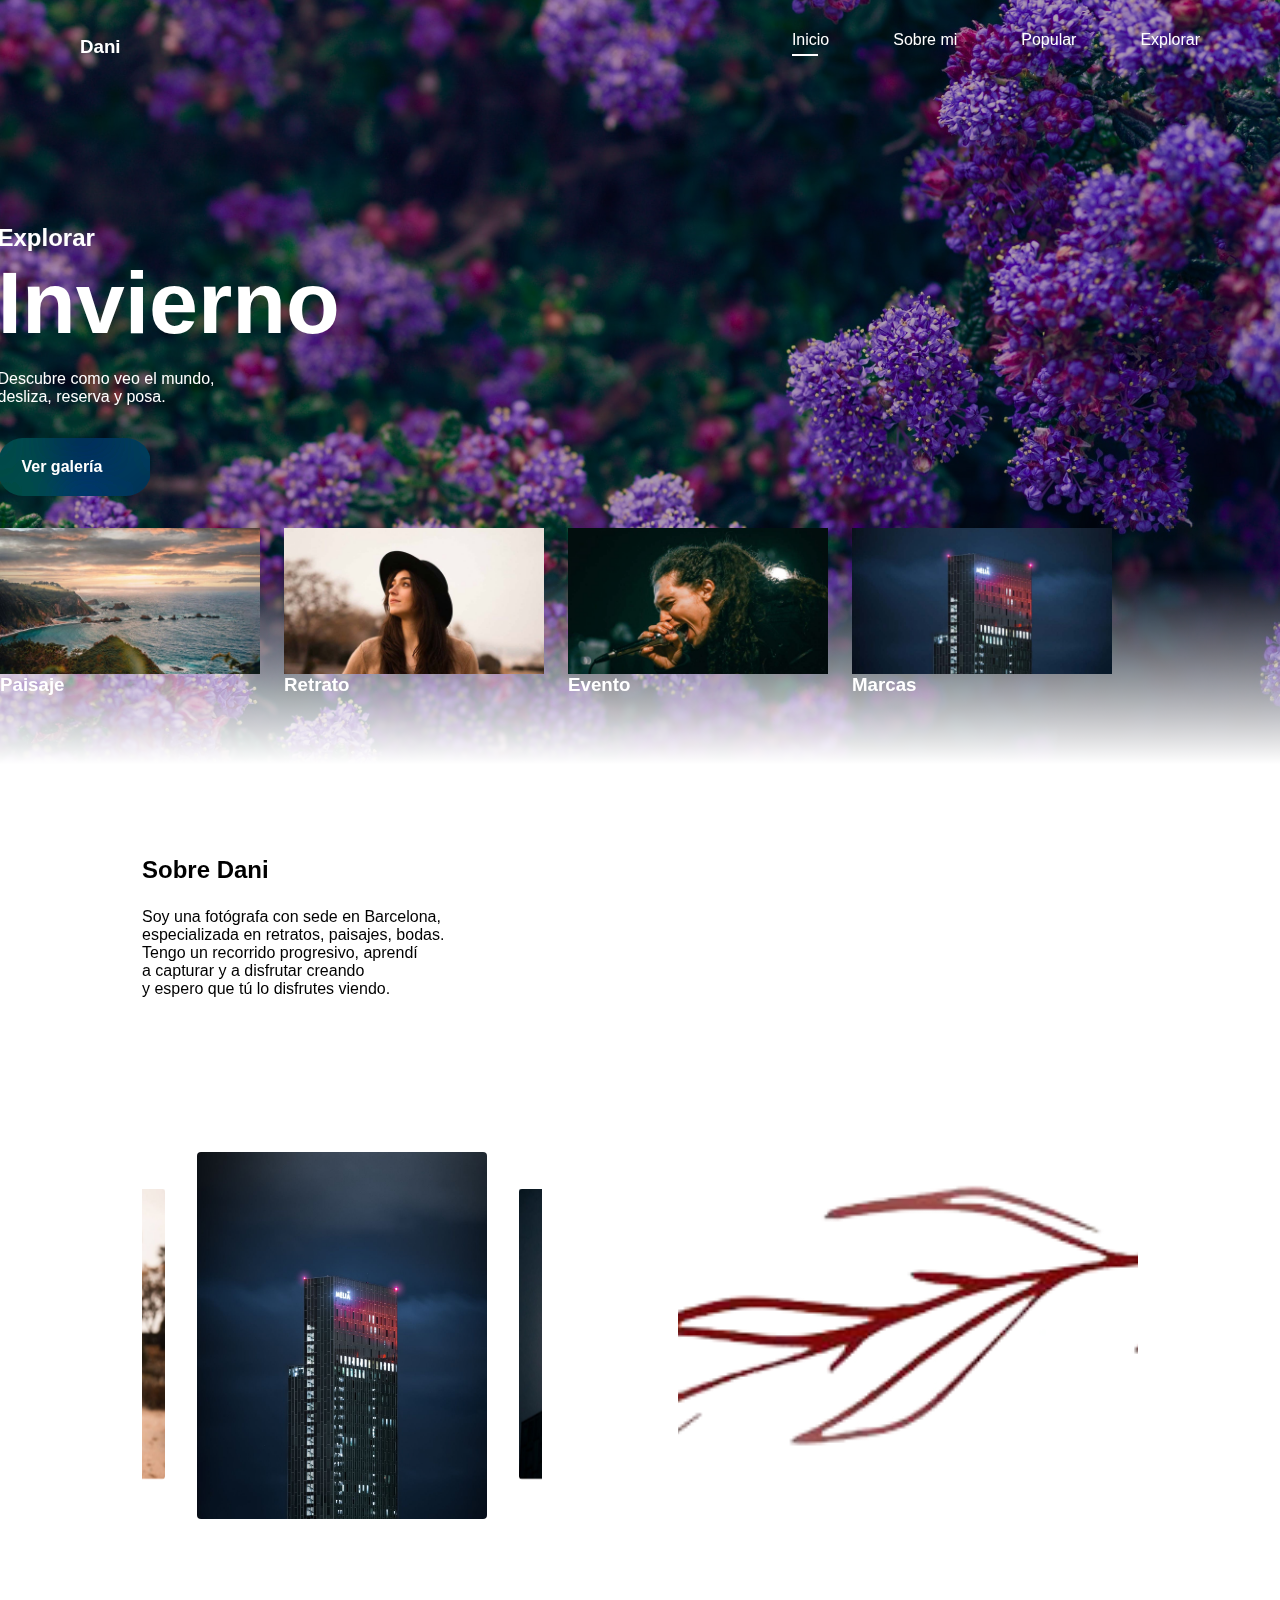
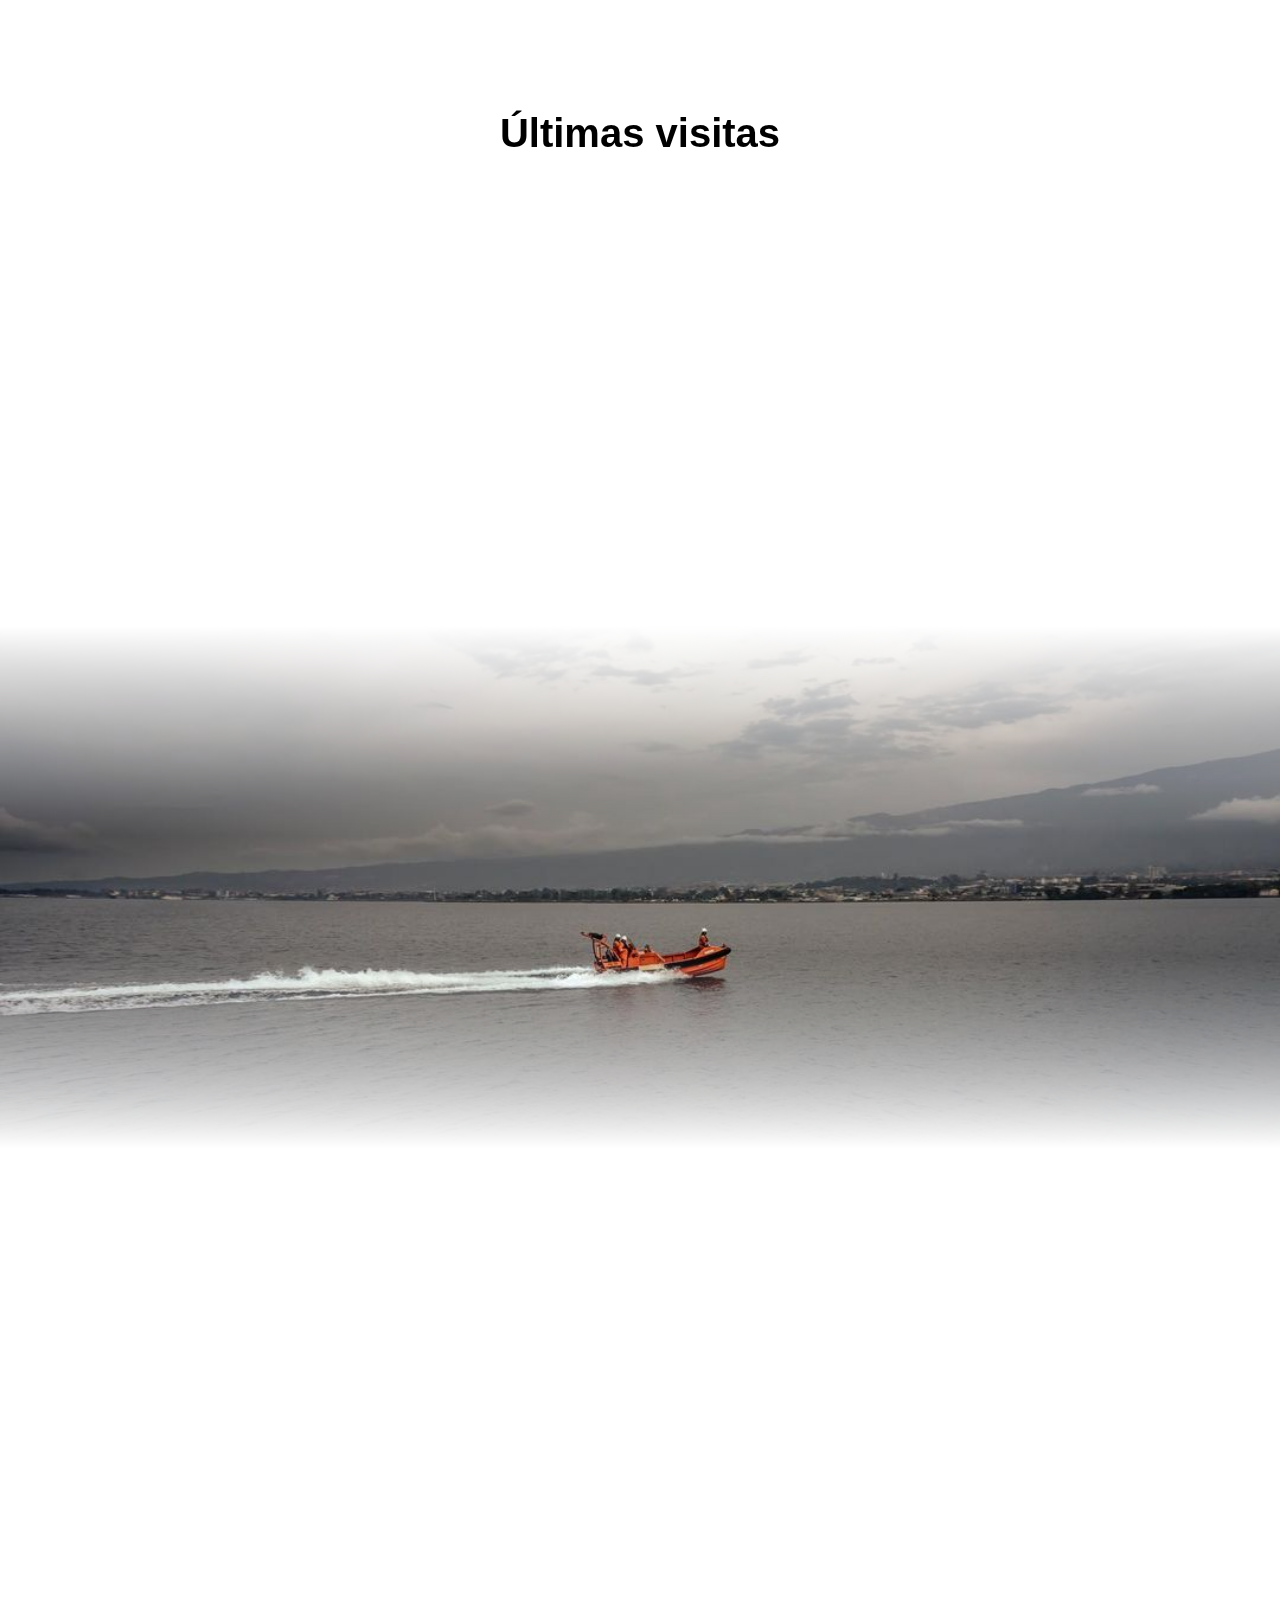
<file: index-dani1.html>
<!DOCTYPE html>
   <html lang="en">
   <head>
      <meta charset="UTF-8">
      <!-- <meta name="viewport" content="width=device-width, initial-scale=1.0"> -->
      <meta name="viewport" content="width=device-width, initial-scale=1, viewport-fit=cover, user-scalable=0">
      <meta name="apple-mobile-web-app-title" content="Dani">
      <meta name="apple-mobile-web-app-capable" content="yes">
      <meta name="apple-mobile-web-app-status-bar-style" content="black-translucent">
      <meta name="msapplication-TileColor" content="#2da3ba">
      <meta name="referrer" content="always" />
      <meta name="theme-color" content="#000000" />
      <meta http-equiv="X-UA-Compatible" content="IE=edge,chrome=1">
      <meta name="applicable-device" content="pc,mobile">

      <!--=============== FAVICON ===============-->
      <link rel="shortcut icon" href="assets/icons/icon.png" type="image/x-icon">
      <!-- <link rel="mask-icon" href="favicon/safari-pinned-tab.svg" color="#5bbad5"> -->
      <link rel="apple-touch-icon" sizes="180x180" href="assets/icons/icon_192.png">
      <link rel="icon" type="image/png" sizes="32x32" href="assets/icons/icon.png">
      <link rel="icon" type="image/png" sizes="16x16" href="assets/icons/icon.png">
      <link rel="manifest" href="assets/manifest.json">
      <!-- <link rel="shortcut icon" type="image/x-icon" href="assets/icons/icon_192.ico"> -->

      <!--=============== REMIXICONS ===============-->
      <link href="https://cdn.jsdelivr.net/npm/remixicon@3.2.0/fonts/remixicon.css" rel="stylesheet">

      <!--=============== SWIPER CSS ===============-->
      <link rel="stylesheet" href="assets/css/swiper-bundle.min.css">

      <!--=============== CSS ===============-->
      <link rel="stylesheet" href="assets/css/styles.css">

      <!-- Google tag (gtag.js) -->
      <!-- <script async src="https://www.googletagmanager.com/gtag/js?id=G-0J4ET0X52D"></script>
      <script>
        window.dataLayer = window.dataLayer || [];
        function gtag(){dataLayer.push(arguments);}
        gtag('js', new Date());
      
        gtag('config', 'G-0J4ET0X52D');
      </script> -->

      <title>Dani</title>
   </head>
   <body>
      <!--==================== HEADER ====================-->
      <header class="header" id="header">
         <nav class="nav container">
            <a href="#" class="nav__logo">
               <h3>Dani</h3>
               <!-- <svg xmlns="http://www.w3.org/2000/svg" fill="#FFFFFF" width="180.018" height="28.172" viewBox="0 0 1885 295">
                  <path id="sebascarrion_1" data-name="sebascarrion 1" class="cls-1" d="M32.5,279.452c8.777,0.779,17.686,3.828,24.8,6.2,5.707,1.9,9.9,1.187,15.5,3.1,17.474,5.962,36.914,12.355,51.672,21.7,3.33,2.109,6.227,6,9.3,8.267,6.746,4.979,21.407,18.647,17.569,33.069-6.08,22.84-27.537,35.621-49.606,42.369-12.922,3.951-34.674,2.861-38.237-8.267-5.868-6.884,1.128-18.172,4.134-22.735,10.961-16.639,36.4-27.814,63.04-21.7,1.5,2.634,2.55,3.236,3.1,7.234-1.2,1.036-1.846,3.286-3.1,4.133-1.947,1.315-16.733,5.533-20.669,4.134-1.325-.472-3.662-4.4-5.167-4.134-14.011,2.465-27.4,12.5-28.937,27.9,1.623,1.183.791,1.165,3.1,2.066,6.3,4.714,19.732-1.378,23.769-3.1,20.332-8.674,35.83-14.419,32.036-41.335-2.5-1.778-2.318-3.709-4.133-6.2l-15.5-12.4c-24.279-15.2-62.961-23.95-94.043-32.035C19.24,283.842,17.4,282.1,17,276.351c1.742-1.97,1.548-4.926,3.1-7.233,1.628-2.42,9.968-10.608,12.4-12.4,31.176-22.979,70.467-38.992,110.578-52.7,14.645-5.006,30.28-6.335,45.472-10.334,22.33-5.878,75.431-2.731,78.541,15.5,5.368,7.56-6.165,22.416-9.3,25.835-13.831,15.078-29.893,28-46.5,40.3-6.987,5.175-13.944,18.321-23.769,19.634a17.152,17.152,0,0,0-4.134-2.066,9.711,9.711,0,0,0-2.067-3.1c0.646-1.93.077-.936,1.034-2.066,2.012-7.469,8.944-11.4,14.468-15.5l5.167-6.2a331.9,331.9,0,0,0,38.238-33.069c5.79-5.794,12.933-10.66,13.434-21.7-12.218-7.789-39.5-9.775-57.872-5.167h-7.234c-46.581,12.385-84.827,22.105-120.913,44.436C57.55,256.76,34.227,266.4,32.5,279.452Zm572.527,58.9c18.48-.218,41.627-14.392,55.806-20.668,5-2.216,9.888-4.844,14.468-6.2,3.5-1.038,6.061.781,7.234,0,1.231-1.419.925-3.451,2.067-5.167,3.117-4.683,9.272-6.617,13.435-10.334l6.2,2.067a9.72,9.72,0,0,0,2.066,3.1c-0.645,1.93-.076.937-1.033,2.066-1.442,3.612-10.551,7.2-8.268,10.334a23.169,23.169,0,0,0,18.6,9.3c3.77-2.538,29.643-3.27,36.171-5.167,9.145-2.658,20.257-8.3,29.97-4.134,2.994-1.821,5.778-5.643,9.3-7.233,12.324-5.565,55.961-12.624,71.307-4.134,2.925,1.618,4.8,6,7.234,8.267v5.167l-6.2,7.234c-3.119,2.071-6.479,1.695-10.335,3.1-6.736,2.454-16.188,6.381-17.568-4.134a66.5,66.5,0,0,1,18.6-7.233q0.516-1.551,1.033-3.1c-19.764-2.552-62.009-2.882-67.174,13.434-2.482,2.77-1.8,5.619-1.033,9.3,11.924,5.744,32.793,3.8,46.505,0,15.9-4.409,30.457-4.266,45.471-9.3,13.643-4.575,31.81-12.811,47.539-13.434a13.5,13.5,0,0,0,5.167,4.133c8.189-8.352,34.04-13.112,47.538-16.534,8.272-2.1,23.085-1.719,25.835,4.133,0.94,1.229.84,1.707,1.03,4.134-8.32,4.4-17.865-.026-28.931,3.1-21.126,5.967-38.776,12.058-52.706,24.8v2.066h5.167c4.783-3.272,23.138-4.905,29.97-7.233,8.4-2.864,17.948-7.034,25.836-10.334,4.211-1.762,7.279-1.313,11.368-3.1,7.416-3.241,14.736-8.921,23.766-10.334,3.42,2.928,5,1.583,5.17,8.267-5.15,5.421-6.42,16.283-9.3,23.768h6.2c5.22-3.849,13.29-3.537,19.64-6.2,15.1-6.336,30.79-13.605,45.47-20.667-0.27-7.551.76-10.7,5.16-13.434,3.51-3.12,11.72-2.082,16.54-1.034,2.08,3.359,3.11,4.155,3.1,10.334h-1.03v1.033h19.63c2.29,1.874,6.84,2.531,8.27,5.167,4.82,8.919-11.16,18.485-14.47,24.8h8.27q13.425-3.1,26.87-6.2c11.35-3.867,24.68-7.57,36.17-12.4,6.12-2.576,12.62-6.45,19.63-8.267-0.44-14.58,9.29-17.5,22.74-14.468,2.4,4.03,3.2,5.761,2.07,11.367h18.6c5.06,4.1,9.28,2.781,9.3,12.4-1.38,1.313-.89,2.466-2.07,4.134-3.78,5.359-10.4,5.759-12.4,13.434h8.27c5.13-3.575,22.75-4.756,29.97-7.234,9.41-3.231,20.03-7.592,28.94-11.367q3.09-.518,6.2-1.034c4.63-1.947,10.55-5.784,15.5-7.233,5.47-1.605,8.95,2.293,10.33,2.066,6.62-4.249,9.42-11.611,19.64-12.4,2.7,2.915,3.95,2.295,4.13,8.267-9.58,5.666-21.73,14.736-21.7,29.968,5.5,3.54,5.53,4.3,15.5,4.134,2.52-1.775,5.84-.9,9.3-2.067,8.24-2.776,17.5-5.641,25.84-9.3,1.8-.79,4.4-3.34,6.2-4.133,13.41-5.915,25.61-10.695,38.24-17.568,6.24-3.4,10.59-8.476,19.63-9.3,2.7,2.915,3.95,2.295,4.13,8.267-4.86,3.654-6.9,10.342-10.33,15.5-4.8,7.213-11.06,14.112-15.5,21.7h1.03c6.9-6.67,22.35-10.3,32.04-14.468,16.46-7.077,45.1-21.963,64.07-18.6,2.16-.793,4.31-4.169,6.2-5.167,5.24-2.759,12.73-3.687,18.6-5.167l20.67,1.034c4.31-1.176,11.87-5.439,19.64-3.1,11.48,3.456,23.55,15.35,17.57,29.968h2.06c5.92-4.2,16.33-2.7,23.77-5.167,8-2.652,17-4.238,25.84-7.234,8.28-2.808,14.72-6.919,25.84-7.233a42.823,42.823,0,0,0,4.13,5.167V315.62c4.26-2.645,6.48-7.469,10.33-10.334,4.15-3.082,8.97-5.547,12.41-9.3a34.8,34.8,0,0,1,8.26,1.033c0.35,2.067.69,4.134,1.04,6.2-7.58,4.71-30.82,26.31-33.07,35.136h2.06c5.47-4.13,16.93-5.35,23.77-8.267,16.49-7.03,33.78-14.714,52.71-19.635,12.06-3.136,28.05,1.171,31,10.334,3.01,4.066.9,13.71,4.13,17.568,1.69,1.277,5.12,1.112,8.27,1.033,2.51-1.785,5.85-.9,9.3-2.067,5.16-1.737,11.01-3.774,16.54-6.2,12.15-5.331,27.47-19.021,42.37-19.634,1.73,2.808,2.71,2.565,3.1,7.233-0.96,1.128-.37.161-1.03,2.067-8.17,2.335-15.51,8.6-22.74,12.4-11.23,5.905-22.38,8.677-35.14,13.434-9.05,3.375-22.62,6.011-31,0-5.9-4.233-4.18-17.805-7.23-24.8-40.64-4.989-70.35,33.385-107.48,25.835-7.75-13.087,2.83-16.137,6.2-25.835h-1.03c-6.55,5.348-18.09,5.305-26.87,8.268-25.49,8.593-57.88,11.469-85.78,18.6h-12.4c-16.41.009-33.29-1.249-37.21-13.434-3.79-4.823.83-11.1-4.13-12.4-6.99,5.735-23.87,7.52-33.07,11.367-16.43,6.869-33.4,14.786-48.57,22.735-6.66,3.487-13.56,5.1-19.64,9.3-2.67,1.849-3.3,5.484-5.16,8.267-1.2,1.779-3.98,3.462-5.17,5.167-3.62,5.18-5.69,10.346-9.3,15.5-5.89,8.413-13.77,16.44-19.64,24.8-10.67,15.2-20.56,31.028-33.07,44.436-5.07,5.433-24.66,31.385-34.1,17.568-2.79-3.4-1.64-10.244,0-15.5,3.71-11.879,8.25-24.264,14.47-34.1,14.5-22.941,36.81-43.506,58.9-58.9,5.42-3.776,10.85-5.737,16.54-9.3,0.34-.688.69-1.378,1.03-2.066l4.14-1.034,5.16-9.3c6.34-9.061,14.53-17.642,19.64-27.9h-1.03c-5.89,5.754-15.73,7.824-23.77,11.368-17.17,7.559-36.4,19.087-59.94,19.634-4.68.109-10.43-3.17-14.47-4.134-6.58-9.876-10.6-14.991-3.1-27.9h-2.07c-4.56,4.378-12.22,4.575-18.6,7.234-18.13,7.554-38.16,13.256-58.91,18.6-14.21,3.662-25.71-1.1-25.83-13.434,4.71-5.537,7.13-11.55,13.43-15.5V318.72H1243.7c-6.8,4.531-19.61.725-25.84,3.1-26.15,9.974-67.24,32.261-102.31,24.8-2.25-3.584-3.93-4.136-4.13-10.334,2.01-2.3,2.31-5.726,4.13-8.267,2.58-3.611,7.61-4.681,9.3-9.3h-9.3l-26.87,4.134c-21.47,8.988-53.38,30.667-81.64,24.8-1.31-2.159-2.21-2.331-3.1-5.167-3.44-4.582,1.96-14.118,3.1-18.6H1006c-4.36,3.732-10.714,3.789-16.53,6.2a433.326,433.326,0,0,1-49.605,16.534c-13.56,3.738-28.336,2.071-29.97-10.334,1.7-1.994,1.558-4.919,3.1-7.234,1.014-1.522,3.021-2.364,4.134-4.133h-3.1c-6.631,5.511-22.619,6.192-32.037,9.3-13.454,4.44-29.919,7.515-44.438,11.367l-22.736,2.067c-9.408,2.261-24.442,1.361-32.037-2.067-4.078-1.84-6.179-6.453-9.3-9.3-0.419-5.611-.823-8.489,1.034-13.434h-3.1c-6.494,4.916-41.458,10.105-53.739,10.334,4.117,11.29-7.895,18.427-16.535,20.668-7.228,1.874-13.6-1.864-18.6-3.1-2.6-4.025-4.927-4.41-5.167-11.367l5.167-7.234c3.514-2.573,8.376-3.162,11.368-6.2-3.935-1.879-6.265-4.58-9.3-7.234-4.489,5.8-14.521,7.179-21.7,10.334-19.162,8.42-42.448,23.935-68.207,18.6-6.5-10.271-1.705-12.095,0-23.768h-1.034c-6.433,5.37-16.462,5.83-24.8,9.3-18.914,7.871-40.057,15.946-66.141,13.434-2.776-4.3-4.241-5.346-4.134-13.434a64.47,64.47,0,0,0,8.268-10.334h-2.067c-5.949,4.109-17.983.881-23.769,5.167-2.023,2.232-2.87,6.365-5.167,8.267-10.364,8.578-27.093,14.493-41.338,18.6l-13.435,1.033c-3.465.835-12.519,2.361-17.568,1.034l-9.3-3.1c-1.987-4.331-2.4-5.354-2.067-10.334,1.849-1.1,2.577-3.088,4.134-4.134,9.083-6.1,23.05-8.933,34.1-12.4,8.013-2.513,24.362-2.733,29.97-7.233-28.611-.405-48.441,6.924-65.107,18.6-9.048,6.339-14.684,19.2-28.936,19.634-1.973-3.191-3.029-3.535-3.1-9.3,2.768-2.848,2.964-6.761,5.168-10.334,3.892-6.311,9.361-12.5,13.434-18.6,2.537-3.8,3.586-7.629,6.2-11.368,19.476-27.848,41.373-55.751,65.107-79.57,8.358-8.388,15.707-15.935,26.869-21.7,3.223-1.664,10.4-5.365,15.5-2.066,11.744,7.593-6.317,33.291-10.334,39.268-15.015,22.342-33.9,42.55-55.806,57.87-7.918,5.537-34.722,16.813-37.2,24.8h1.033c9.256-9.758,50.4-23.128,71.308-17.567l9.3,3.1c1.3,0.8,2.449,3.583,4.134,4.134,4.13,1.349,30.152-5.25,35.137-6.2,5.222-1,6.244,3.755,10.334,3.1,3.363-.538,9.185-4.864,12.4-6.2,15-6.231,37.891-10.772,55.806-7.234,1.342,2.481,1.914,2.929,2.067,7.234-9.356,4.88-11.615-.821-22.736,2.067-17.477,4.538-54.2,12.522-58.906,27.9h5.167l26.87-6.2c14.99-5.1,30.806-10.122,45.471-16.534,6.253-2.734,11.449-7.468,19.636-8.267,2.879,3.109,4.112,2.766,4.134,9.3C608.984,319.926,605.546,330.823,605.029,338.355ZM483.083,217.448c-5.341,7.362-15.217,13.149-21.7,19.635-12.527,12.529-23.636,26.776-34.1,41.335-4.65,6.469-12.881,12.518-15.5,20.668h1.034c3.83-5.213,17.915-13.228,23.769-17.568,18.6-13.79,39.04-41,48.572-64.07h-2.067ZM291.9,299.086c10.073,0.007,20.046,2.311,27.9,4.133a22.97,22.97,0,0,0,4.134,5.167c-0.091,28.112-56.684,26.026-86.81,25.835v1.034h2.067c6.551,5.232,30.352,4,40.305,3.1,25.258-2.29,46.3-6.155,66.14-14.468,10.5-4.4,19.152-11.931,33.07-12.4a16.486,16.486,0,0,0,3.1,4.133c-0.645,1.93-.076.937-1.033,2.067-2.912,7.445-23.713,12.026-32.037,15.5-19.566,8.168-66.123,23-96.11,15.5h-8.268c-5.4-1.415-11.333-3.9-16.535-5.167-3.35-5.274-6.924-7.676-7.234-16.535,1.735-1.974,1.55-4.926,3.1-7.233,5.731-8.528,18.981-13.346,29.969-16.535,6.779-1.966,15.282-2.093,21.7-3.1C280.549,299.306,288.406,301.553,291.9,299.086Zm18.6,12.4c-27.944-2.205-53.521,1.322-72.341,10.333v1.034h36.17c4.155-2.831,12.054-.654,17.569-2.067,6.584-1.686,13.03-4.52,18.6-6.2v-3.1Zm1289.732,0c-3.57,3.49-8.58,3.817-10.33,9.3-11.03,12.006,26.93,20.163,26.87,0C1611.6,315.945,1610.68,311.553,1600.23,311.487Zm-32.03,3.1c-8.55,6.089-18.9,2.472-15.5,18.6,7.9,3.654,15.35,5.172,27.9,5.167v-1.034c-8.04-5.068-5.13-14.393-3.1-22.734h-9.3ZM455.18,332.154c-7.973,5.728-40.47,6.625-44.438,14.468h2.067c4.312-2.879,13.2-.426,18.6-2.067,9.261-2.816,19.411-7.337,27.9-11.367v-1.034H455.18Zm250.093,3.1c-6.085.3-9.084,3.04-13.435,5.166v2.067h9.3c1.128-.961.161-0.366,2.067-1.033,0.787-2.489.368-1.768,2.067-3.1v-3.1Zm698.607,51.669c-5.68,6.331-13.78,11.421-20.67,16.534-12.53,9.3-37.91,44.109-40.3,63.037h1.03c4.29-6.911,11.8-12.1,16.54-18.6,14.75-20.24,31.22-39.689,44.43-60.97h-1.03Z" transform="translate(-17 -191)"/>
                </svg> -->
            </a>
            
            <div class="nav__menu" id="nav-menu">
               <ul class="nav__list">
                  <li class="nav__item">
                     <a href="#home" class="nav__link active-link">Inicio</a>
                  </li>
   
                  <li class="nav__item">
                     <a href="#about" class="nav__link">Sobre mi</a>
                  </li>
   
                  <li class="nav__item">
                     <a href="#popular" class="nav__link">Popular</a>
                  </li>
   
                  <li class="nav__item">
                     <a href="#explore" class="nav__link">Explorar</a>
                  </li>
               </ul>

               <!-- Close button -->
               <div class="nav__close" id="nav-close">
                  <i class="ri-close-line"></i>
               </div>
            </div>

            <!-- Toggle button -->
            <div class="nav__toggle" id="nav-toggle">
               <i class="ri-menu-fill"></i>
            </div>
         </nav>
      </header>

      <!--==================== MAIN ====================-->
      <main class="main">
         <!--==================== HOME ====================-->
         <section class="home section" id="home">
            <img src="assets/img/demo/IMG_5230.JPG" alt="home image" class="home__bg">  <!-- assets/img/ses/ocean-2.jpg -->
            <div class="home__shadow"></div>

            <div class="home__container container grid">
               <div class="home__data">
                  <h3 class="home__subtitle">
                     Explorar
                  </h3>

                  <h1 class="home__title">
                     Invierno
                  </h1>

                  <p class="home__description">
                     Descubre como veo el mundo,<br>
                     desliza, reserva y posa.
                  </p>

                  <!-- <p class="home__description">
                     Explora la cantidad de texturas y colores  <br>
                     detras de un lente óptico para generar <br> nuevas experiencias.
                  </p> -->

                  <a href="menorca/" class="button">
                     Ver galería<i class="ri-arrow-right-line"></i> <!-- Start Your Journey -->
                  </a>
               </div>
            </div>

               <div class="home__cards grid">
                  <article class="home__card">
                     <img src="assets/img/lugares/cala.jpg" alt="home image" class="home__card-img">
                     <h3 class="home__card-title">Paisaje</h3>
                     <div class="home__card--shadow"></div>
                  </article>

                  <article class="home__card">
                     <img src="assets/img/lugares/retrato.jpg" alt="home image" class="home__card-img">
                     <h3 class="home__card-title">Retrato</h3>
                     <div class="home__card--shadow"></div>
                  </article>

                  <article class="home__card">
                     <img src="assets/img/lugares/evento.jpg" alt="home image" class="home__card-img">
                     <h3 class="home__card-title">Evento</h3>
                     <div class="home__card--shadow"></div>
                  </article>

                  <article class="home__card">
                     <img src="assets/img/lugares/marcas.jpg" alt="home image" class="home__card-img">
                     <h3 class="home__card-title">Marcas</h3>
                     <div class="home__card--shadow"></div>
                  </article>
               </div>
            </div>
         </section>

         <!--==================== ABOUT ====================-->
         <section class="about section" id="about">
            <div class="about__container container grid">
               <div class="about__data">
                  <h2 class="secion__title" style="margin-bottom: 1.5rem;">
                     Sobre Dani
                  </h2>

                  <p class="about__description">
                     Soy una fotógrafa con sede en Barcelona,
                     especializada en retratos, paisajes, bodas. <br>
                     Tengo un recorrido progresivo, aprendí <br>
                     a capturar y a disfrutar creando <br>
                     y espero que tú lo disfrutes viendo.
                  </p>   <!-- All the trips around the world are a great
                     pleasure and happiness for anyone, enjoy
                     the sights when you travel the world. Travel 
                     safely and without worries, get your trip and 
                     explore the paradise of the world. -->

                  <a href="#contact" class="button">
                     Contact me<i class="ri-arrow-right-line"></i>
                  </a>
               </div>

               <!-- <div class="about__image">
                  <img src="assets/img/ses/playa.jpg" alt="about image" class="about__img">
                  <div class="about__shadow"></div>
               </div> -->



               

               <section class="explore section">
                  <div class="explore__container">
                     <div class="explore__image">
                        <img src="assets/img/hojas.png" alt="explore image" class="explore__img">
                        <div class="explore__shadow"></div>
                     </div>
                  </div>
               </section>
            <!-- swiper -->
            <div class="home__images">
               <!-- <div class="home__circle"></div> -->
               
               <div class="home__swiper swiper">
                  <div class="swiper-wrapper">
                     <article class="home__article swiper-slide">
                        <img src="assets/img/ses/melia-3.jpg" alt="image" class="home__shoe">
                     </article>

                     <article class="home__article swiper-slide">
                        <img src="assets/img/ses/melia-1.jpg" alt="image" class="home__shoe">
                     </article>

                     <article class="home__article swiper-slide">
                        <img src="assets/img/ses/nadia-1.jpg" alt="image" class="home__shoe">
                     </article>

                     <article class="home__article swiper-slide">
                        <img src="assets/img/ses/nadia-2.jpg" alt="image" class="home__shoe">
                     </article>

                     <article class="home__article swiper-slide">
                        <img src="assets/img/ses/julia-1.jpg" alt="image" class="home__shoe">
                     </article>

                     <article class="home__article swiper-slide">
                        <img src="assets/img/ses/julia-2.jpg" alt="image" class="home__shoe">
                     </article>

                     <article class="home__article swiper-slide">
                        <img src="assets/img/ses/julia-3.jpg" alt="image" class="home__shoe">
                     </article>
                  </div>
               </div>

               <!-- Pagination -->
               <div class="swiper-pagination"></div>
            </div>

         </section>

         <!--==================== POPULAR ====================-->
         <section class="popular section" id="popular">
            <h2 class="section__title">
               Últimas visitas
            </h2>  <!-- Enjoy The Beauty <br>  Of The World -->

            <div class="popular__container container grid">
               <article class="popular__card">
                  <div class="popular__image">
                     <img src="assets/img/lugares/cala.jpg" alt="popular image" class="popular__img">  <!-- assets/img/popular-mountain.jpg -->
                     <div class="popular__shadow"></div>
                  </div>

                  <div class="popular__all">
                     <div>
                        <h2 class="popular__title">
                           Son Bou
                        </h2>
                     </div>
   
                     <div class="popular__location">
                        <i class="ri-map-pin-line"></i>
                        <span>Menorca</span>
                     </div>
                  </div>
               </article>

               <article class="popular__card">
                  <div class="popular__image">
                     <img src="assets/img/lugares/bote.jpg" alt="popular image" class="popular__img">
                     <div class="popular__shadow"></div>
                  </div>

                  <div class="popular__all">
                     <div>
                        <h2 class="popular__title">
                           Cerdeña
                        </h2>
                     </div>
   
                     <div class="popular__location">
                        <i class="ri-map-pin-line"></i>
                        <span>Italia</span>
                     </div>
                  </div>
               </article>

               <article class="popular__card">
                  <div class="popular__image">
                     <img src="assets/img/lugares/ocean-2.jpg" alt="popular image" class="popular__img">
                     <div class="popular__shadow"></div>
                  </div>

                  <div class="popular__all">
                     <div>
                        <h2 class="popular__title">
                           Cannes
                        </h2>
                     </div>
   
                     <div class="popular__location">
                        <i class="ri-map-pin-line"></i>
                        <span>Francia</span>
                     </div>
                  </div>
               </article>
            </div>
         </section>
         
         <!--==================== EXPLORE ====================-->
         <section class="explore section" id="explore">
            <div class="explore__container">
               <div class="explore__image">
                  <img src="assets/img/ses/ocean-1.jpg" alt="explore image" class="explore__img">  <!-- assets/img/explore-beach.jpg -->
                  <div class="explore__shadow"></div>
               </div>

               <div class="explore__content container grid">
                  <div class="explore__data">
                     <h2 class="section__title">
                        Puntos de <br>
                        Exploración
                     </h2>

                     <p class="explore__description">
                        Los viajes de temporada siempre son motivadores.
                        Hay colores y texturas nuevas fuera de nuestro frame,
                        Consiste en preparar el equipo necesario, y sumergirte en el entorno y
                        comenzar a capturar material crudo.
                     </p> <!-- Exploring paradises sush as islands and
                        valleys when traveling the world is one of
                        the greatest experiences when you travel, it
                        offers you harmony and peace and you 
                        can enjoy it with great confort. -->
                  </div>

                  <div class="explore__user">
                     <img src="assets/img/sebas.jpg" alt="explore image" class="explore__perfil">
                     <span class="explore__name">sebascarryon</span>
                  </div>
               </div>
            </div>
         </section>
         
         <!--==================== JOIN ====================-->
         <section class="join section">
            <div class="join__container container grid" id="contact">
               <div class="join__data">
                  <h2 class="section__title">
                     Tu cita <br>
                     empieza aquí
                  </h2>

                  <p class="join__description">
                     Mantente actualizado con nuestra última información y próximas sesiones. <br>
                     Agenda la tuya hoy mismo.
                  </p>

                  <form action="" class="join__form">
                     <input type="email" placeholder="Escribe un mensaje" class="join__input">

                     <a class="join__button button" href="https://api.whatsapp.com/send?phone=34602316998&text=Hola :D" target="_blank"> <!-- mailto:aligmail.com    -->
                        Enviar mensaje directo
                     </a>
                     <!-- <button class="join__button button">
                        Subscríbete a Nuestro Boletín
                     </button> -->
                  </form>
               </div>

               <div class="join__image">
                  <img src="assets/img/demo/join.jpg" alt="join image" class="join__img"> <!-- join-island.jpg -->
                  <div class="join__shadow"></div>
               </div>
            </div>
         </section>
      </main>

      <!--==================== FOOTER ====================-->
      <footer class="footer">
         <div class="footer__container container grid">


            <!-- <div class="footer__container grid">
               <div>
                  <a href="#" class="footer__logo">Travel</a>

                  <p class="footer__description">
                     Travel with us and explore <br>
                     the world without limits.
                  </p>
               </div>

               <div class="footer__data grid">
                  <div>
                     <h3 class="footer__title">About</h3>

                     <ul class="footer__links">
                        <li>
                           <a href="" class="footer__link">About Us</a>
                        </li>

                        <li>
                           <a href="" class="footer__link">Features</a>
                        </li>

                        <li>
                           <a href="" class="footer__link">News & Blog</a>
                        </li>
                     </ul>
                  </div>

                  <div>
                     <h3 class="footer__title">Company</h3>

                     <ul class="footer__links">
                        <li>
                           <a href="" class="footer__link">FAQs</a>
                        </li>

                        <li>
                           <a href="" class="footer__link">History</a>
                        </li>

                        <li>
                           <a href="" class="footer__link">Testimonials</a>
                        </li>
                     </ul>
                  </div>

                  <div>
                     <h3 class="footer__title">Contact</h3>

                     <ul class="footer__links">
                        <li>
                           <a href="" class="footer__link">Call Center</a>
                        </li>

                        <li>
                           <a href="" class="footer__link">Support Center</a>
                        </li>

                        <li>
                           <a href="" class="footer__link">Contact Us</a>
                        </li>
                     </ul>
                  </div>

                  <div>
                     <h3 class="footer__title">Support</h3>

                     <ul class="footer__links">
                        <li>
                           <a href="#" class="footer__link">Privacy Policy</a>
                        </li>

                        <li>
                           <a href="#" class="footer__link">Terms & Services</a>
                        </li>

                        <li>
                           <a href="#" class="footer__link">Paymnets</a>
                        </li>
                     </ul>
                  </div>

               </div>
               
            </div> -->

            <div class="footer__group">
               <div class="footer__social">
                  <a href="https://www.facebook.com/" target="_blank" class="footer__social-link">
                     <i class="ri-facebook-line"></i>
                  </a>

                  <a href="https://www.instagram.com/danielinnga/" target="_blank" class="footer__social-link">
                     <i class="ri-instagram-line"></i>
                  </a>

                  <!-- <a href="#" target="_blank" class="footer__social-link">
                     <i class="ri-twitter-line"></i>
                  </a>

                  <a href="#" target="_blank" class="footer__social-link">
                     <i class="ri-youtube-line"></i>
                  </a> -->
               </div>

               <span class="footer__copy">
                  &#169; Copyright <a href="https://alibhtty.com/" target="_blank" style="color: chartreuse;">4B</a>. All rights reserved
               </span>
            </div>
         </div>
      </footer>

      <!--========== SCROLL UP ==========-->
      <a href="#" class="scrollup" id="scroll-up">
         <i class="ri-arrow-up-line"></i>
      </a>

      <!--=============== SWIPER JS ===============-->
      <script src="assets/js/swiper-bundle.min.js"></script>

      <!--=============== SCROLLREVEAL ===============-->
      <script src="assets/js/scrollreveal.min.js"></script>

      <!--=============== MAIN JS ===============-->
      <script src="assets/js/main.js"></script>

      <!--=============== SW.js ===============-->
      <script src="./script.js"></script>
   </body>
</html>
</file>
<file: assets/css/styles.css>
/*=============== GOOGLE FONTS ===============*/
@import url("https://fonts.googleapis.com/css2?family=Montserrat:wght@500;600&family=Poppins:wght@400;500&display=swap");

/*=============== VARIABLES CSS ===============*/
:root {
  --header-height: 3.5rem;

  /*========== Colors ==========*/
  /*Color mode HSL(hue, saturation, lightness)*/
  --title-color: hsl(0, 0%, 100%);
  --text-color: hsl(0, 0%, 0%); /* 70% */
  --text-color-light: hsl(0, 0%, 60%);
  --body-color: hsl(23°, 31%, 95%); /*    #f6f1ee      0, 0%, 95% */
  --container-color: hsl(0, 0%, 8%);

  /*  --title-color: hsl(0, 0%, 95%);
  --text-color: hsl(0, 0%, 70%);
  --text-color-light: hsl(0, 0%, 60%);
  --body-color: hsl(0, 0%, 0%);
  --container-color: hsl(0, 0%, 8%); */

  /*========== Font and typography ==========*/
  /*.5rem = 8px | 1rem = 16px ...*/
  --body-font: "Poppins", sans-serif;
  --second-font: "Montserrat", sans-serif;
  --biggest-font-size: 2.75rem;
  --h1-font-size: 1.5rem;
  --h2-font-size: 1.25rem;
  --h3-font-size: 1rem;
  --normal-font-size: .938rem;
  --small-font-size: .813rem;
  --smaller-font-size: .75rem;

  /*========== Font weight ==========*/
  --font-regular: 400;
  --font-medium: 500;
  --font-semi-bold: 600;

  /*========== z index ==========*/
  --z-tooltip: 10;
  --z-fixed: 100;
}


/*========== Responsive typography ==========*/
@media screen and (min-width: 1152px) {
  :root {
    --biggest-font-size: 5.5rem;
    --h1-font-size: 2.5rem;
    --h2-font-size: 1.5rem;
    --h3-font-size: 1.25rem;
    --normal-font-size: 1rem;
    --small-font-size: .875rem;
    --smaller-font-size: .813rem;
  }
}

/*=============== BASE ===============*/
* {
  box-sizing: border-box;
  padding: 0;
  margin: 0;
}

html {
  scroll-behavior: smooth;
}

body,
button,
input {
  font-family: var(--body-font);
  font-size: var(--normal-font-size);
  color: var(--text-color);
}

body {
  background-color: var(--body-color);
}

button,
input {
  outline: none;
  border: none;
}

h1, h3, h4 {
  color: var(--title-color);
  font-family: var(--second-font);
  font-weight: var(--font-semi-bold);
}
h2 {
  color: var(--text-color);
  font-family: var(--second-font);
  font-weight: var(--font-semi-bold);
}

ul {
  list-style: none;
}

a {
  text-decoration: none;
}

img {
  display: block;
  max-width: 100%;
  height: auto;
  -webkit-user-select: none; /* Safari */
  -moz-user-select: none; /* Firefox */
  -ms-user-select: none; /* IE10+/Edge */
  user-select: none; /* Standard */
}

/*=============== REUSABLE CSS CLASSES ===============*/
.container {
  max-width: 1120px;
  margin-inline: 1.5rem;
}

.grid {
  display: grid;
  gap: 1.5rem;
}

.section {
  padding-block: 5rem 1rem;
}

.section__title {
  text-align: center;
  font-size: var(--h1-font-size);
  margin-bottom: 1.5rem;
}

.main {
  overflow: hidden; /* For animation ScrollReveal */
}

/*=============== HEADER & NAV ===============*/
.header{
  position: fixed;
  width: 100%;
  background-color: transparent;
  top: 0;
  left: 0;
  z-index: var(--z-fixed);
}

.nav{
  height: var(--header-height);
  display: flex;
  justify-content: space-between;
  align-items: center;
}

.nav__logo{
  color: var(--title-color);
  font-family: var(--second-font);
  font-weight: var(--font-semi-bold);
  margin-top: .9rem;
}

.nav__toggle,
.nav__close{
  display: flex;
  font-size: 1.25rem;
  color: var(--title-color);
  cursor: pointer;
}

/* Navigation for mobile devices */
@media screen and (max-width: 1023px){
  .nav__menu{
    position: fixed;
    top: -100%;
    left: 0;
    background-color: hsla(0, 0%, 0%, .3);
    width: 100%;
    padding-block: 4rem;
    backdrop-filter: blur(24px);
    -webkit-backdrop-filter: blur(24px); /* For safari */
    transition: top .4s;
  }
}

.nav__list{
  text-align: center;
  display: flex;
  flex-direction: column;
  row-gap: 2.5rem;
}


.nav__link{
  position: relative;
  color: var(--title-color);
  font-family: var(--second-font);
  font-weight: var(--font-medium);
}

.nav__link::after{
  content: '';
  width: 0;
  height: 2px;
  background-color: var(--title-color);
  position: absolute;
  left: 0;
  bottom: -.5rem;
  transition: width .3s;
}

.nav__link:hover::after{
  width: 70%;
}

.nav__close{
  position: absolute;
  top: 1rem;
  right: 1.5rem;
}

/* Show menu */
.show-menu{
  top: 0;
}

/* Add blur to header */
.blur-header::after{
  content: '';
  position: absolute;
  width: 1000%;
  height: 100%;
  background-color: hsla(0, 0%, 0%, .3);
  backdrop-filter: blur(24px);
  -webkit-backdrop-filter: blur(24px);
  top: 0;
  left: 0;
  z-index: -1;
}

/* Active link */
.active-link::after{
  width: 70%;
}

/*=============== HOME ===============*/
.home__swiper{
  margin: initial;
}

.home__container{
  padding-top: 2rem;
  row-gap: 2.5rem;
}

.home__data{
  text-align: center;
}

.home__title{
  font-size: var(--biggest-font-size);
  margin-bottom: 1rem;
  color: var(--title-color);
}

.home__description{
  margin-bottom: 2rem;
  color: var(--title-color);
}

.home__images{
  display: grid;
}

.home__article,
.home__img{
  width: 280px; /* 220px */
  transition: scale .4s;
  border-radius: 4px;
}

.home__article{
  scale: .8;
}

/* Swiper Js ––– */
.swiper-slide-active,
.swiper-slide-duplicate-active{
  scale: 1;
}



/* .home{
  position: relative;
  height: 100vh;
} */

.home__bg{
  position: absolute;
  top: 0;
  left: 0;
  width: 100%;
  height: 100vh; /* 750px */
  object-fit: cover;
  object-position: center;
  filter: brightness(.7);
  
}

.home__shadow{
  position: absolute;
  top: 0;
  left: 0;
  width: 100%;
  height: 100vh; /* 800px */
  background: linear-gradient(180deg,
              hsla(0, 0%, 100%, 0) 58%,
                hsl(0, 0%, 100%) 78%);
}

/*
.home__container{
  position: relative;
  padding-top: 16vh;
  row-gap: 3rem;
}

.home__data{
  text-align: center;
}

.home__subtitle{
  font-size: var(--h3-font-size);
  margin-bottom: .5rem;
}

.home__title{
  font-size: var(--biggest-font-size);
  margin-bottom: 1rem;
}

.home__description{
  margin-bottom: 2rem;
  color: var(--title-color);
  letter-spacing: .5px;
}

.home__cards{
  grid-template-columns: 240px;
  justify-content: center;
  margin-top: 4rem;
}

.home__card{
  position: relative;
  overflow: hidden;
  border-radius: 4px;
}

.home__card-img{
  background-color: #F2F2F2;
  filter:blur(0) saturate(1) opacity(1) brightness(.95);
  transition: ease-in-out .6s;
}

.home__card-shadow{
  position: absolute;
  width: 100%;
  height: 100%;
  top: 0;
  left: 0;
  background: linear-gradient(180deg,
                hsla(0, 0%, 0%, 0) 50%,
                  hsl(0, 0%, 0%) 125%);
}

.home__card-title{
  position: absolute;
  left: 30%;
  bottom: 35%;
  font-size: var(--h3-font-size);
  z-index: 1;
}

.home__card:hover .home__card-img{
  transform: scale(1.05);
  filter: saturate(1);
}


@media screen and (orientation: portrait) {
  .home__cards{
    position: absolute;
    bottom: 2rem;
    display: grid;
    width: 100%;

    padding: 0 1.5rem;
    display: grid;
    grid-template-columns: repeat(2, 1fr);
    grid-gap: 1rem;
  }
  .home__card{
    width: 100%;
  }
  .home__shadow{
    position: absolute;
    top: 0;
    left: 0;
    width: 100%;
    height: 800px;
    background: linear-gradient(180deg,
                hsla(0, 0%, 100%, 0) 58%,
                  hsl(0, 0%, 100%) 90%);
  }
} */

/* .horizontal-scroll {
  display: flex;
  gap: 10px;
  height: 320px;
  overflow-x: auto;
  -ms-scroll-snap-type: x mandatory;
  scroll-snap-type: x mandatory;
  scrollbar-width: none;
} */



/*=============== BUTTON ===============*/
.button{
  /* background-color: hsla(0, 0%, 100%, .2); */
  /* background-color: var(--text-color); */
  padding: 1.25rem 1.5rem;
  color: var(--title-color);
  /* color: var(--text-color); */
  display: inline-flex;
  align-items: center;
  column-gap: .5rem;
  font-family: var(--second-font);
  font-weight: var(--font-semi-bold);
  backdrop-filter: blur(24px) saturate(5);
  -webkit-backdrop-filter: blur(24px) saturate(2.5);
  border-radius: 25px;
}

.botton i{
  font-size: 1.25rem;
  transition: transform .4s;
  font-weight: initial;
}

.button:hover i{
  transform: translateX(.25rem);
}

/*=============== ABOUT ===============*/
.about__container{
  row-gap: 3rem;
}

.about__data{
  text-align: center;
}

.about__description{
  margin-bottom: 2rem;
}

.about__image{
  position: relative;
  justify-self: center;
  overflow: hidden;
}

.about__img{
  width: 300px;
  transition: transform .4s;
}

.about__shadow{
  position: absolute;
  top: 0;
  left: 0;
  width: 100%;
  height: 100%;
  background: linear-gradient(180deg,
                hsla(0, 0%, 0%, 0) 50%,
                  hsl(0, 0%, 0%) 125%);
}

.about__image:hover .about__img{
  transform: scale(1.1);
}

/*=============== POPULAR ===============*/
.popular__container{
  padding-top: 1.5rem;
  /* grid-template-columns: 240px; */
  grid-template-columns: 100%;
  justify-content: center;
  row-gap: 2.5rem;
}

.popular__image{
  position: relative;
  overflow: hidden;
  margin-bottom: 1rem;
}

.popular__img{
  transition: transform .4s;
  border-radius: 4px;
}

.popular__shadow{
  position: absolute;
  top: 0;
  left: 0;
  width: 100%;
  height: 100%;
  background: linear-gradient(180deg,
                hsla(0, 0%, 0%, 0) 50%,
                  hsl(0, 0%, 0%) 125%);
}

.popular__all{
  height: 1.5rem;
  display: grid;
  grid-template-columns: repeat(2, 1fr);
  grid-gap: 10px;
  /* grid-auto-rows: minmax(10px, auto); */
}
.popular__title{
  font-size: var(--h3-font-size);
  margin-bottom: .5rem;
}

.popular__location{
  position: absolute;
  right: 0;
  padding-top: 2px;  /* none 3 lineas */

  display: inline-flex;
  align-items: center;
  column-gap: .25rem;
  font-size: var(--small-font-size);
  font-family: var(--second-font);
  font-weight: 500;
}

.popular__location i{
  font-size: 1rem;
}

.popular__image:hover .popular__img{
  transform: scale(1.1);
}

/*=============== EXPLORE ===============*/
.explore{
  position: relative;
}

.explore__image{
  width: 100%;
  position: absolute;
  overflow: hidden;
}

.explore__img{
  width: 100%;
  height: 333px;
  object-fit: cover;
  object-position: center;
}

.explore__shadow{
  position: absolute;
  top: 0;
  left: 0;
  width: 100%;
  height: 100%;
  background: linear-gradient(180deg,
                hsl(0, 0%, 100%) 5%,
                hsla(0, 0%, 0%, 0) 40%,
                hsla(0, 0%, 0%, 0) 60%,
                hsl(0, 0%, 100%) 92%);
}

.explore__content{
  position: relative;
  padding-top: 16rem;
  text-align: center;
  row-gap: 2.5rem;
}

.explore__user{
  display: inline-flex;
  align-items: center;
  justify-content: center;
  column-gap: .5rem;
}

.explore__perfil{
  width: 30px;
  border-radius: 50%;
}

.explore__name{
  font-size: var(--small-font-size);
  color: var(--text-color);
}

/*=============== JOIN ===============*/
.join__container{
  row-gap: 3rem;
  padding-bottom: 2.5rem;
}

.join__data{
  text-align: center;
}

.join__description{
  margin-bottom: 2rem;
}

.join__form{
  display: grid;
  row-gap: 1rem;
}

.join__input{
  padding: 1.25rem 1rem;
  /* background-color: var(--container-color); */
  box-shadow: #000000 0px 1px 3px .1px;
  border-radius: 25px;
}

.join__button{
  cursor: pointer;
  background-color: var(--text-color);
}

.join__image{
  position: relative;
  justify-self: center;
  overflow: hidden;
  border-radius: 4px;
}

.join__img{
  width: 300px;
  transition: transform .4s;
}

.join__shadow{
  position: absolute;
  top: 0;
  left: 0;
  width: 100%;
  height: 100%;
  background: linear-gradient(180deg,
               hsla(0, 0%, 0%, 0) 50%,
                 hsl(0, 0%, 0%) 125%);
}

.join__image:hover .join__img{
  transform: scale(1.1);
}

/*=============== FOOTER ===============*/
.footer{
  padding-block: 2.5rem;
  background-color: var(--container-color);
}

.footer__content{
  row-gap: 3.5rem;
}

.footer__logo{
  display: inline-block;
  color: var(--title-color);
  font-size: var(--h2-font-size);
  font-family: var(--second-font);
  font-weight: var(--font-semi-bold);
  margin-bottom: 1rem;
}

.footer__data{
  grid-template-columns: repeat(2, max-content);
  gap: 2.5rem 3.5rem;
}

.footer__title{
  font-size: var(--h3-font-size);
  margin-bottom: 1rem;
}

.footer__links{
  display: grid;
  row-gap: .75rem;
}

.footer__link{
  color: var(--text-color);
  transition: color .4s;
}

.footer__link:hover{
  color: var(--title-color);
}

.footer__group,
.footer__social{
  display: flex;
}

.footer__group{
  margin-top: 0rem;
  /* margin-top: 5rem; */
  flex-direction: column;
  align-items: center;
  row-gap: 2rem;
}

.footer__social{
  column-gap: 1.5rem;
}

.footer__social-link{
  color: var(--text-color);
  font-size: 1.25rem;
  transition: color .4s, transform .4s;
}

.footer__social-link:hover{
  color: var(--title-color);
  transform: translateY(-.25rem);
}

.footer__copy{
  font-size: var(--smaller-font-size);
  color: var(--text-color-light);
  text-align: center;
}

/*=============== SCROLL BAR ===============*/
::-webkit-scrollbar{
  width: .6rem;
  border-radius: .5rem;
  background-color: hsl(0, 0%, 10%);
}

::-webkit-scrollbar-thumb{
  border-radius: .5rem;
  background-color: hsl(0, 0%, 20%);
}

::-webkit-scrollbar-thumb:hover{
  background-color: hsl(0, 0%, 30%);
}

/*=============== SCROLL UP ===============*/
.scrollup{
  position: fixed; /* fixed */
  right: 1.5rem; /* right: 1rem */
  bottom: -50%;
  background-color: hsla(0, 0%, 100%, .1);
  padding: 10px;
  display: inline-flex;
  color: var(--text-color);
  font-size: 1.25rem;
  backdrop-filter: blur(24px);
  -webkit-backdrop-filter: blur(24px);
  z-index: var(--z-tooltip);
  transition: bottom .4s, transform .4s;
  border-radius: 25px;
}


.scrollup:hover{
  transform: translateY(-.25rem);
}

/* Show Scroll Up */
.show-scroll{
  bottom: 2.5rem;
}

/* Swiper class */
.home__images{
  display: grid;
  position: relative;
  margin-top: 0rem; /* 15rem */
  margin-bottom: 2rem;
}
.home__images-set{
  display: grid;
  position: relative;
  margin: 2rem;
  margin-top: 3rem;
  margin-bottom: 6rem;
}

.home__shoe{
  width: 800px; /* 300px */
  max-height: auto;
  margin-inline: auto;
  border-radius: 4px;
}

.home__shoe img{
  -webkit-user-select: none; /* Safari */
  -moz-user-select: none; /* Firefox */
  -ms-user-select: none; /* IE10+/Edge */
  user-select: none; /* Standard */
}

.swiper{
  margin-inline: initial;
}

.swiper-pagination-bullets.swiper-pagination-horizontal{
  bottom: -2rem;
}

.swiper-pagination-bullet{
  width: 1rem;
  height: .25rem;
  border-radius: 1rem;
  background-color: rgb(255, 255, 255, .25);
  /* background-color: var(--black-color-light); */
  opacity: 1;
  transition: background-color .3s, width .3s;
}

.swiper-pagination-bullet-active{
  width: 1.25rem;
  background-color: rgb(255, 255, 255, .9);
  /* background-color: var(--black-color); */
}

.swiper-pagination-horizontal.swiper-pagination-bullets .swiper-pagination-bullet{
  margin: 0 2px;
}


/*=============== BREAKPOINTS ===============*/
/* For small devices */
@media screen and (max-width:340px){
  .container{
    margin: 1rem;
  }
  .footer__data{
    grid-template-columns: max-content;
  }
}

/* For medium devices */
@media screen and (min-width:576px){
  .home__container,
  .about__container,
  .explore__content,
  .join__container{
    grid-template-columns: 380px;
    justify-content: center;
  }

  .footer__data{
    grid-template-columns: repeat(3, max-content);
  }
}

@media screen and (min-width:768px){

  /* ====== NEW HOME SWIPER ====== */
  .home__container{
    grid-template-columns: 580px;
  }
  .home__data{
    width: 420px;
    justify-self: center;
  }


  
  .home__cards{
    grid-template-columns: repeat(2, 240px);
  }

  .about__container,
  .join__container{
    grid-template-columns: repeat(2, 350px);
    align-items: center;
  }

  .about__data,
  .about__data .section__title,
  .join__data,
  .join__data .section__title{
    text-align: initial;
  }

  .popular__container{
    grid-template-columns: repeat(2, 240px);
  }

  .explore__img{
    width: 100vw;
  }

  .join__image{
    order: -1;
  }

  .footer__content{
    grid-template-columns: repeat(2, max-content);
    justify-content: space-between;
  }

  .footer__group{
    flex-direction: row;
    justify-content: space-between;
  }

  .footer__copy{
    order: -1;
  }
}

/* For large devices */
@media screen and (min-width:1023px){
  .nav__close,
  .nav__toggle{
    display: none;
  }

  .nav__list{
    flex-direction: row;
    column-gap: 4rem;    
  }

  .popular__container{
    grid-template-columns: repeat(3, 300px); /* 3, 240px */
  }

  .footer__data{
    grid-template-columns: repeat(4, max-content);
    column-gap: 4.5rem;
  }
}

@media screen and (min-width:1152px){

  /* ====== NEW HOME SWIPER ====== */
  .home__data{
    width: initial;
  }





  .container{
    margin-inline: auto;
  }
  .section{
    padding-block: 7rem 2rem;
  }
  .nav{
    height: calc(var(--header-height) + 1.5rem);
  }
  .blur-header::after{
    backdrop-filter: blur(25px);
    -webkit-backdrop-filter: blur(25px); /* For Safari */
  }
  .home__container{
    grid-template-columns: initial;
    justify-content: initial;
    row-gap: 4rem;
    padding-top: 6.5rem;
  }
  .home__shadow{
    height: 980px;
  }
  .home__data{
    text-align: initial;
    width: 600px;  /* 480px */
  }
  .home__subtitle{
    font-size: var(--h2-font-size);
  }
  .home__description{
    margin-bottom: 2.5rem;
  }
  .home__cards{
    grid-template-columns: repeat(4, 260px);
  }
  .home__card-title{
    left: 1.5rem;
    bottom: 1.5rem;
  }
  .button{
    column-gap: 1.5rem;
  }

  .about__container{
    grid-template-columns: 400px 460px;
    column-gap: 8.5rem;
    padding-block: 1rem;
  }
  .about__description{
    margin-bottom: 3rem;
  }
  .about__img{
    width: 460px;
  }

  .popular__container{
    grid-template-columns: repeat(3, 300px);
    column-gap: 3rem;
    padding-top: 4rem;
  }
  .popular__title{
    font-size: var(--h2-font-size);
  }
  .popular__location{
    font-size: var(--normal-font-size);
  }

  .explore__img{
    height: 600px;
  }
  .explore__content{
    padding-top: 28rem;
    grid-template-columns: 670px 1fr;
  }
  .explore__data,
  .explore__data .section__title{
    text-align: initial;
  }
  .explore__user{
    justify-content: flex-end;
    align-self: flex-end;
    margin-bottom: 1.25rem;
  }

  .join__container{
    grid-template-columns: 460px 340px;
    column-gap: 8.5rem;
    padding-block: 1rem 5rem;
  }
  .join__img{
    width: 460px;
  }
  .join__description{
    margin-bottom: 3rem;
  }

  .footer{
    padding-block: 2.5rem 2.5rem;  /* 5rem 3rem */
  }
  .footer__title{
    margin-bottom: 1.5rem;
  }
  .footer__group{
    margin-top: 0rem;  /* 7rem */
  }
  .footer__social{
    column-gap: 2rem;
  }
  .footer__social-link{
    font-size: 1.5rem;
  }

  .scrollup{
    right: 3rem;
  }
}

@media screen and (min-width: 1220px){
  .container{
    margin-inline: auto;
  }

  .home__container{
    grid-template-columns: 435px 745px;
    align-items: center;
    padding-block: 7rem 2rem ;
  }

  .home__data{
    text-align: initial;
  }
  .home__description{
    max-width: 450px;
    margin-bottom: 2rem;
  }
  .home__article,
  .home__img{
    width: 290px;
  }
}

@media screen and (orientation: landscape) {
  .home__shoe{
    width: 450px; /* 800px */
    max-height: auto;
    margin-inline: auto;
    border-radius: 4px;
  }
}

/* PWA STYLE */
@media screen and (display-mode: standalone) {
  .nav{
    display: flex;
    margin-top: 44px !important;
  }
  .nav__logo{
    margin-top: .5rem;
  }
  .home__data{
    padding-top: 4vh !important; /* 44px */
  }
  .nav__list{
    margin-top: 88px;
  }
  .nav__close{
    margin-top: 44px !important;
  }
} /* display-mode: standalone */
</file>
